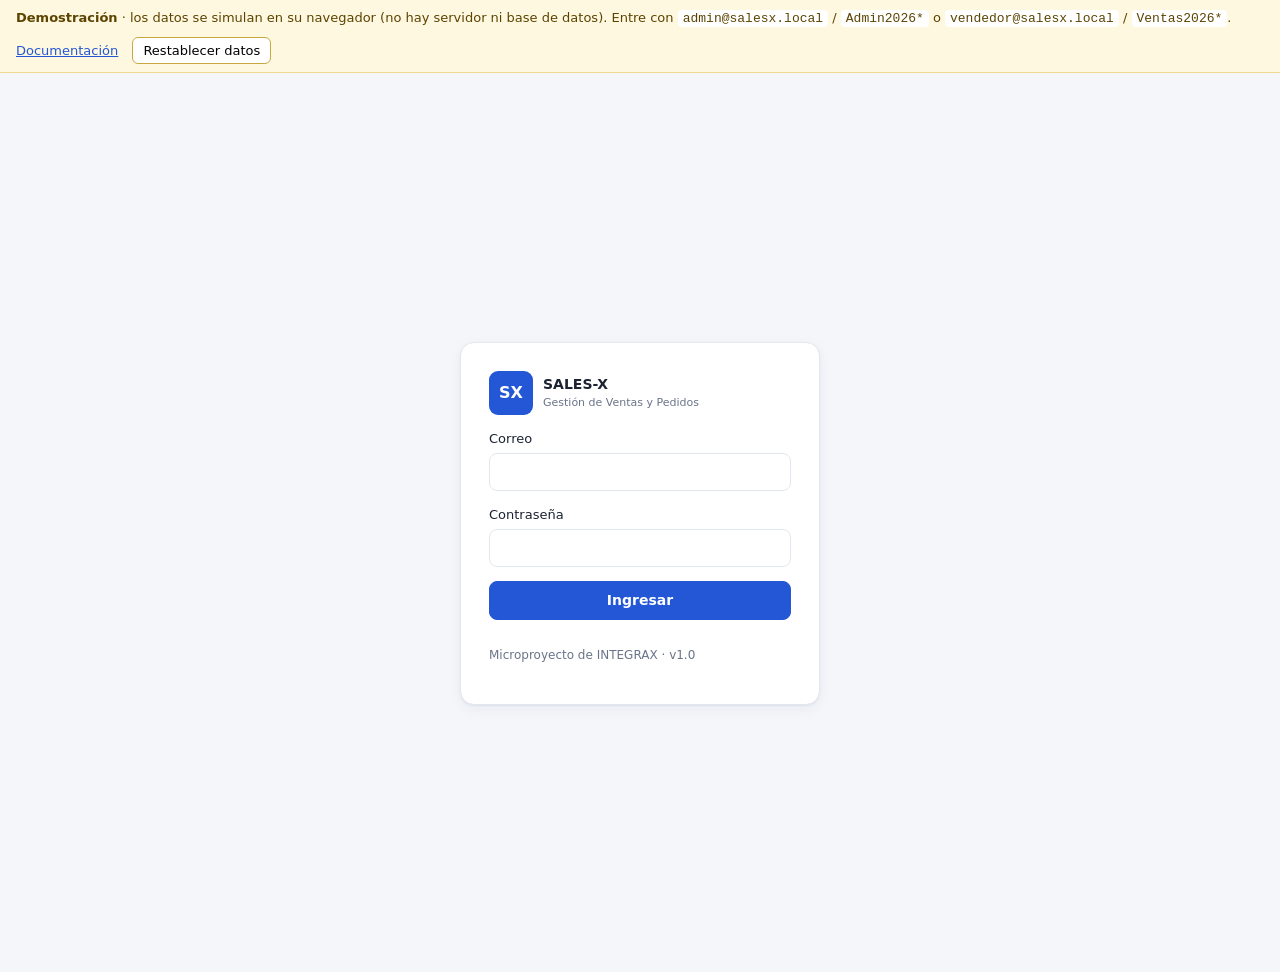
<file: docs/index.html>
<!doctype html>
<html lang="es">
<head>
  <meta charset="utf-8">
  <meta name="viewport" content="width=device-width, initial-scale=1">
  <title>SALES-X · Gestión de Ventas y Pedidos</title>
  <link rel="icon" href="data:image/svg+xml,%3Csvg xmlns='http://www.w3.org/2000/svg' viewBox='0 0 32 32'%3E%3Crect width='32' height='32' rx='7' fill='%232457d6'/%3E%3Cpath d='M9 21l5-6 4 4 6-8' stroke='white' stroke-width='3' fill='none' stroke-linecap='round' stroke-linejoin='round'/%3E%3C/svg%3E">
  <link rel="stylesheet" href="styles.css">
</head>
<body>
  <div id="login" class="login hidden">
    <form id="login-form" class="login-card" autocomplete="on">
      <div class="brand brand-lg"><span class="logo">SX</span><div><strong>SALES-X</strong><small>Gestión de Ventas y Pedidos</small></div></div>
      <label>Correo<input id="l-correo" type="email" required autocomplete="username" autofocus></label>
      <label>Contraseña<input id="l-pass" type="password" required autocomplete="current-password"></label>
      <p id="l-error" class="error hidden" role="alert"></p>
      <button class="btn primary" type="submit">Ingresar</button>
      <p class="muted small">Microproyecto de INTEGRAX · v1.0</p>
    </form>
  </div>

  <div id="shell" class="shell hidden">
    <aside class="side">
      <div class="brand"><span class="logo">SX</span><div><strong>SALES-X</strong><small>Ventas y pedidos</small></div></div>
      <nav id="nav">
        <a href="#/dashboard" data-r="dashboard">Panel</a>
        <a href="#/pedidos" data-r="pedidos">Pedidos</a>
        <a href="#/nuevo" data-r="nuevo">Nuevo pedido</a>
        <a href="#/reportes" data-r="reportes">Reportes</a>
        <a href="#/usuarios" data-r="usuarios" class="admin-only hidden">Usuarios</a>
      </nav>
      <div class="side-foot">
        <div id="who" class="small"></div>
        <button id="chpw" class="btn ghost small">Cambiar contraseña</button>
        <button id="logout" class="btn ghost small">Cerrar sesión</button>
        <a class="small muted" id="lnk-docs" href="documentos.html">Documentación</a>
      </div>
    </aside>
    <main id="view" class="main" tabindex="-1"></main>
  </div>

  <dialog id="dlg"><form method="dialog" id="dlg-form"><h3 id="dlg-title"></h3><div id="dlg-body"></div>
    <div class="dlg-actions"><button class="btn ghost" value="cancel" id="dlg-cancel">Cancelar</button><button class="btn primary" value="ok" id="dlg-ok">Aceptar</button></div></form></dialog>
  <div id="toast" class="toast hidden" role="status"></div>
  <script src="demo-api.js"></script>
  <script src="app.js"></script>
</body>
</html>
</file>
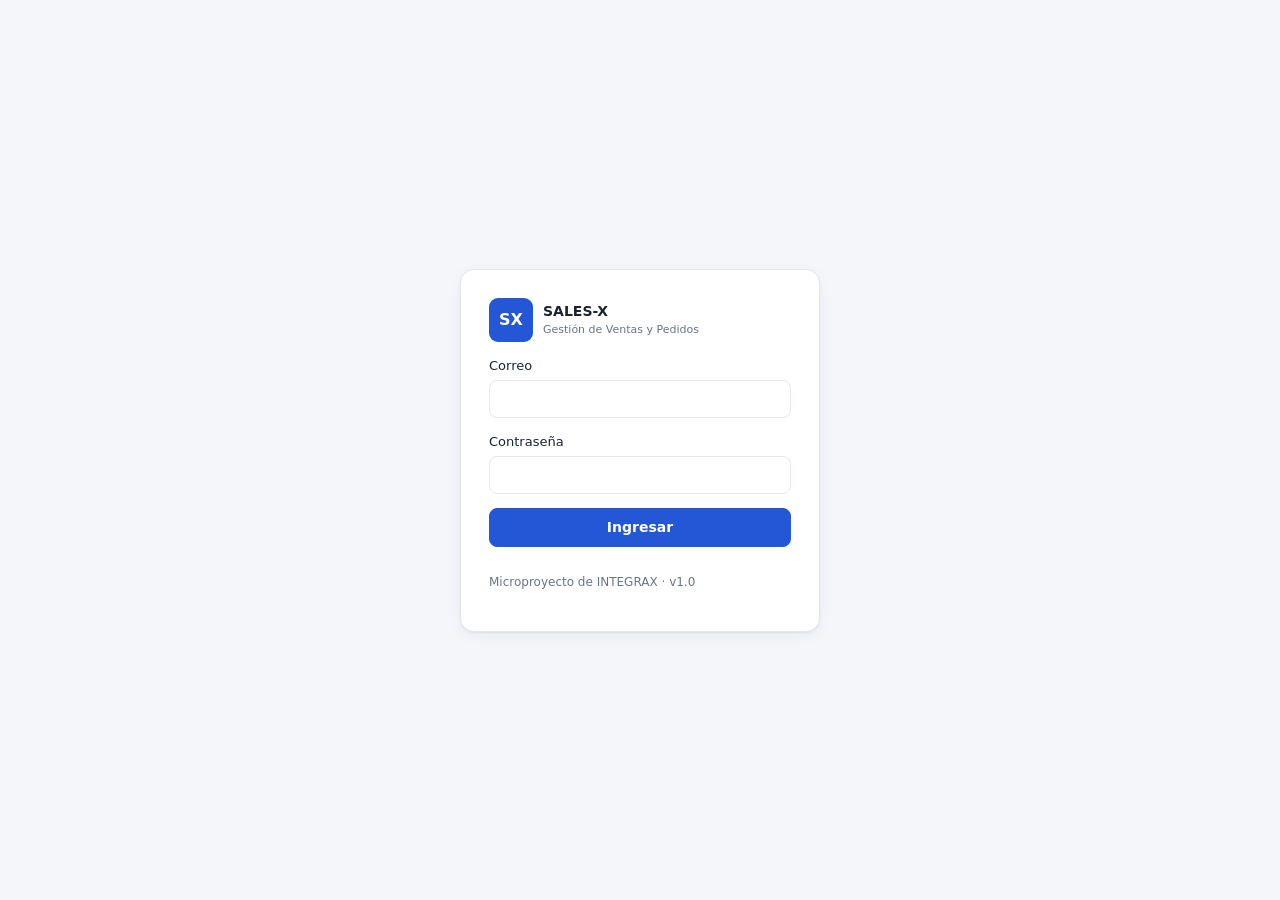
<file: app/static/index.html>
<!doctype html>
<html lang="es">
<head>
  <meta charset="utf-8">
  <meta name="viewport" content="width=device-width, initial-scale=1">
  <title>SALES-X · Gestión de Ventas y Pedidos</title>
  <link rel="icon" href="data:image/svg+xml,%3Csvg xmlns='http://www.w3.org/2000/svg' viewBox='0 0 32 32'%3E%3Crect width='32' height='32' rx='7' fill='%232457d6'/%3E%3Cpath d='M9 21l5-6 4 4 6-8' stroke='white' stroke-width='3' fill='none' stroke-linecap='round' stroke-linejoin='round'/%3E%3C/svg%3E">
  <link rel="stylesheet" href="styles.css">
</head>
<body>
  <div id="login" class="login hidden">
    <form id="login-form" class="login-card" autocomplete="on">
      <div class="brand brand-lg"><span class="logo">SX</span><div><strong>SALES-X</strong><small>Gestión de Ventas y Pedidos</small></div></div>
      <label>Correo<input id="l-correo" type="email" required autocomplete="username" autofocus></label>
      <label>Contraseña<input id="l-pass" type="password" required autocomplete="current-password"></label>
      <p id="l-error" class="error hidden" role="alert"></p>
      <button class="btn primary" type="submit">Ingresar</button>
      <p class="muted small">Microproyecto de INTEGRAX · v1.0</p>
    </form>
  </div>

  <div id="shell" class="shell hidden">
    <aside class="side">
      <div class="brand"><span class="logo">SX</span><div><strong>SALES-X</strong><small>Ventas y pedidos</small></div></div>
      <nav id="nav">
        <a href="#/dashboard" data-r="dashboard">Panel</a>
        <a href="#/pedidos" data-r="pedidos">Pedidos</a>
        <a href="#/nuevo" data-r="nuevo">Nuevo pedido</a>
        <a href="#/reportes" data-r="reportes">Reportes</a>
        <a href="#/usuarios" data-r="usuarios" class="admin-only hidden">Usuarios</a>
      </nav>
      <div class="side-foot">
        <div id="who" class="small"></div>
        <button id="chpw" class="btn ghost small">Cambiar contraseña</button>
        <button id="logout" class="btn ghost small">Cerrar sesión</button>
        <a class="small muted" id="lnk-docs" href="/docs" target="_blank" rel="noopener">API (Swagger)</a>
      </div>
    </aside>
    <main id="view" class="main" tabindex="-1"></main>
  </div>

  <dialog id="dlg"><form method="dialog" id="dlg-form"><h3 id="dlg-title"></h3><div id="dlg-body"></div>
    <div class="dlg-actions"><button class="btn ghost" value="cancel" id="dlg-cancel">Cancelar</button><button class="btn primary" value="ok" id="dlg-ok">Aceptar</button></div></form></dialog>
  <div id="toast" class="toast hidden" role="status"></div>
  <script src="app.js"></script>
</body>
</html>
</file>
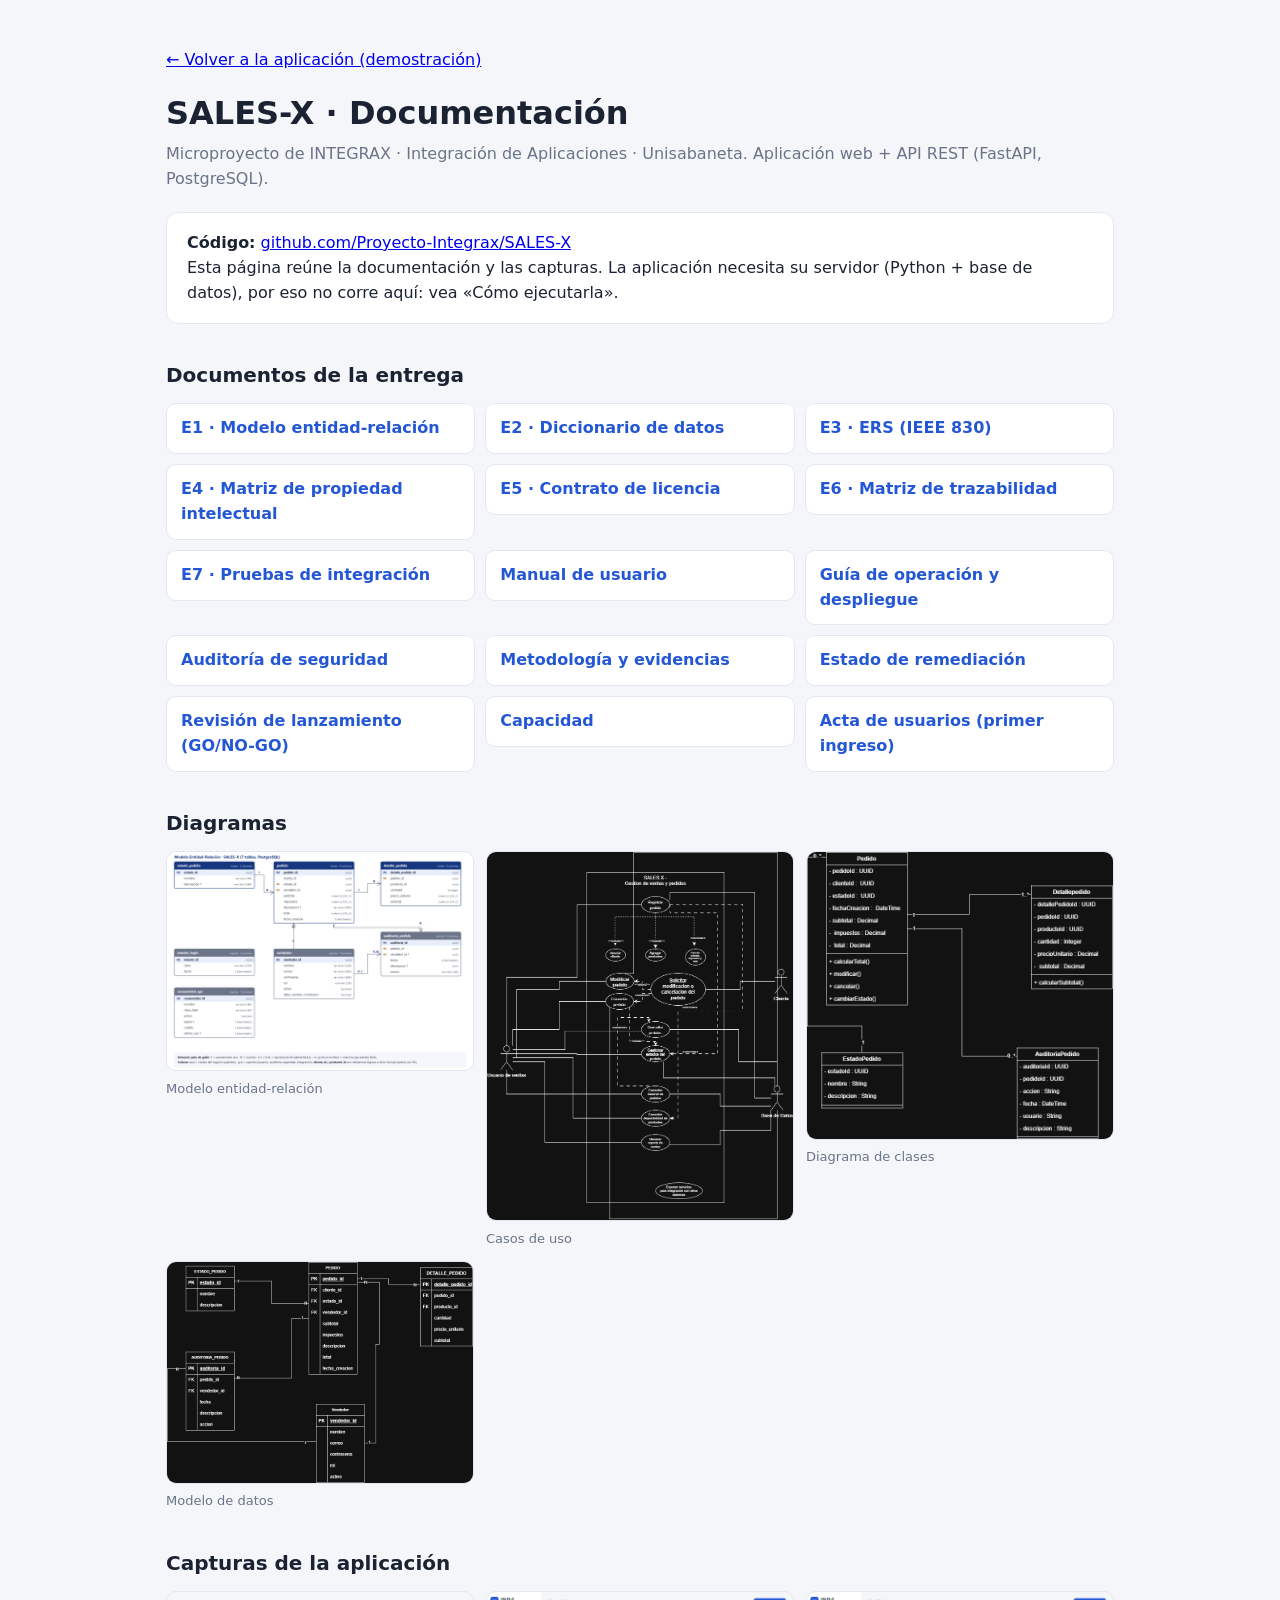
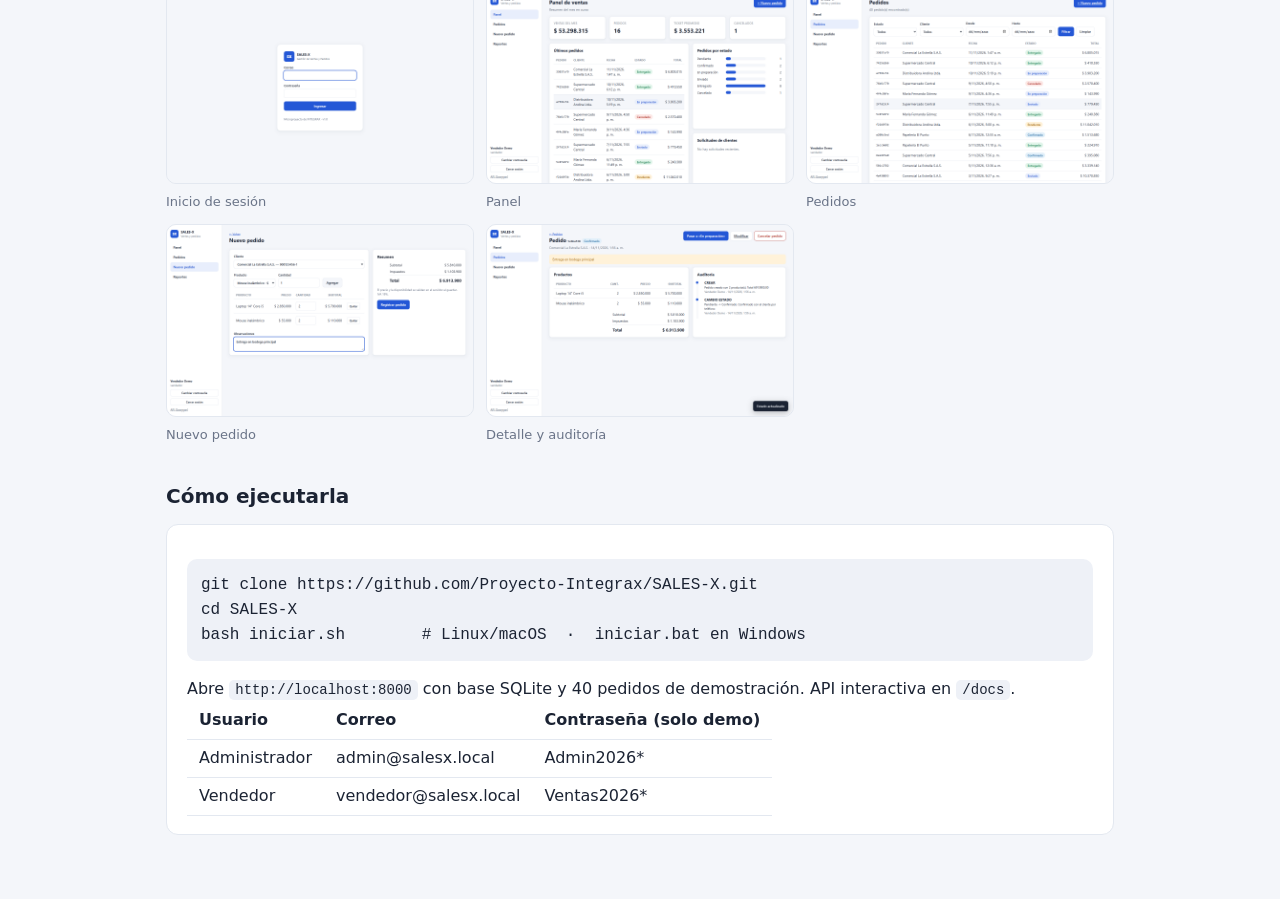
<file: docs/documentos.html>
<!doctype html>
<html lang="es">
<head>
<meta charset="utf-8">
<meta name="viewport" content="width=device-width, initial-scale=1">
<title>SALES-X · Entrega</title>
<style>
:root{color-scheme:light;--bg:#f4f6fa;--panel:#fff;--ink:#1b2333;--muted:#6a7488;--line:#e3e8f0;--brand:#2457d6}
*{box-sizing:border-box}body{margin:0;background:var(--bg);color:var(--ink);font:16px/1.55 system-ui,Segoe UI,sans-serif}
main{max-width:980px;margin:0 auto;padding:32px 16px 64px}h1{margin:0 0 4px}h2{margin:36px 0 12px;font-size:20px}
p.sub{color:var(--muted);margin:0 0 20px}.card{background:var(--panel);border:1px solid var(--line);border-radius:12px;padding:18px 20px}
ul.docs{list-style:none;padding:0;margin:0;display:grid;grid-template-columns:repeat(auto-fill,minmax(280px,1fr));gap:10px}
ul.docs a{display:block;background:var(--panel);border:1px solid var(--line);border-radius:10px;padding:12px 14px;color:var(--brand);text-decoration:none;font-weight:600}
ul.docs a:hover{border-color:var(--brand)}.shots{display:grid;grid-template-columns:repeat(auto-fill,minmax(280px,1fr));gap:12px}
.shots img{width:100%;border:1px solid var(--line);border-radius:10px;background:#fff}.shots figcaption{font-size:13px;color:var(--muted)}figure{margin:0}
code{background:#eef1f7;padding:2px 6px;border-radius:5px;font-size:14px}pre{background:#eef1f7;padding:14px;border-radius:10px;overflow:auto}
table{border-collapse:collapse}td,th{padding:6px 12px;border-bottom:1px solid var(--line);text-align:left}
</style>
</head>
<body>
<main>
<p><a href="./">← Volver a la aplicación (demostración)</a></p>
<h1>SALES-X · Documentación</h1>
<p class="sub">Microproyecto de INTEGRAX · Integración de Aplicaciones · Unisabaneta. Aplicación web + API REST (FastAPI, PostgreSQL).</p>

<div class="card">
<strong>Código:</strong> <a href="https://github.com/Proyecto-Integrax/SALES-X">github.com/Proyecto-Integrax/SALES-X</a><br>
Esta página reúne la documentación y las capturas. La aplicación necesita su servidor (Python + base de datos), por eso no corre aquí: vea «Cómo ejecutarla».
</div>

<h2>Documentos de la entrega</h2>
<ul class="docs">
<li><a href="E1_Modelo_Entidad_Relacion.pdf">E1 · Modelo entidad-relación</a></li>
<li><a href="E2_Diccionario_de_Datos.pdf">E2 · Diccionario de datos</a></li>
<li><a href="E3_ERS_IEEE830.pdf">E3 · ERS (IEEE 830)</a></li>
<li><a href="E4_Matriz_Propiedad_Intelectual.pdf">E4 · Matriz de propiedad intelectual</a></li>
<li><a href="E5_Contrato_Licencia_Software.pdf">E5 · Contrato de licencia</a></li>
<li><a href="E6_Matriz_Trazabilidad.pdf">E6 · Matriz de trazabilidad</a></li>
<li><a href="E7_Pruebas_Integracion.pdf">E7 · Pruebas de integración</a></li>
<li><a href="Manual-de-Usuario.pdf">Manual de usuario</a></li>
<li><a href="Guia-de-Operacion-y-Despliegue.pdf">Guía de operación y despliegue</a></li>
<li><a href="01-Informe-Auditoria-Seguridad-SALES-X.pdf">Auditoría de seguridad</a></li>
<li><a href="03-Metodologia-y-Evidencias.pdf">Metodología y evidencias</a></li>
<li><a href="04-Estado-de-Remediacion.pdf">Estado de remediación</a></li>
<li><a href="05-Revision-Lanzamiento-GO-NO-GO.pdf">Revisión de lanzamiento (GO/NO-GO)</a></li>
<li><a href="capacidad.pdf">Capacidad</a></li>
<li><a href="Acta-Usuarios-Primer-Ingreso.pdf">Acta de usuarios (primer ingreso)</a></li>
</ul>

<h2>Diagramas</h2>
<div class="shots">
<figure><img src="diagramas/mer-salesx.png" alt="MER"><figcaption>Modelo entidad-relación</figcaption></figure>
<figure><img src="diagramas/casos-de-uso.png" alt="Casos de uso"><figcaption>Casos de uso</figcaption></figure>
<figure><img src="diagramas/diagrama-de-clases.png" alt="Clases"><figcaption>Diagrama de clases</figcaption></figure>
<figure><img src="diagramas/modelo-de-datos.png" alt="Modelo de datos"><figcaption>Modelo de datos</figcaption></figure>
</div>

<h2>Capturas de la aplicación</h2>
<div class="shots">
<figure><img src="capturas/01-inicio-de-sesion.png" alt="Inicio de sesión"><figcaption>Inicio de sesión</figcaption></figure>
<figure><img src="capturas/02-panel.png" alt="Panel"><figcaption>Panel</figcaption></figure>
<figure><img src="capturas/03-pedidos.png" alt="Pedidos"><figcaption>Pedidos</figcaption></figure>
<figure><img src="capturas/04-nuevo-pedido.png" alt="Nuevo pedido"><figcaption>Nuevo pedido</figcaption></figure>
<figure><img src="capturas/05-detalle-y-auditoria.png" alt="Detalle y auditoría"><figcaption>Detalle y auditoría</figcaption></figure>
</div>

<h2>Cómo ejecutarla</h2>
<div class="card">
<pre>git clone https://github.com/Proyecto-Integrax/SALES-X.git
cd SALES-X
bash iniciar.sh        # Linux/macOS  ·  iniciar.bat en Windows</pre>
Abre <code>http://localhost:8000</code> con base SQLite y 40 pedidos de demostración. API interactiva en <code>/docs</code>.
<table><tr><th>Usuario</th><th>Correo</th><th>Contraseña (solo demo)</th></tr>
<tr><td>Administrador</td><td>admin@salesx.local</td><td>Admin2026*</td></tr>
<tr><td>Vendedor</td><td>vendedor@salesx.local</td><td>Ventas2026*</td></tr></table>
</div>
</main>
</body>
</html>
</file>
<file: docs/styles.css>
:root{color-scheme:light;
  --bg:#f4f6fa;--panel:#fff;--ink:#1b2333;--muted:#6a7488;--line:#e3e8f0;
  --brand:#2457d6;--brand-ink:#fff;--brand-soft:#e8eefc;
  --ok:#157f4b;--ok-soft:#e1f5ea;--warn:#a86400;--warn-soft:#fff2d9;--bad:#b3261e;--bad-soft:#fde8e6;--info:#1c6aa8;--info-soft:#e2f0fa;
  --radius:10px;--shadow:0 1px 2px rgba(20,30,60,.06),0 4px 14px rgba(20,30,60,.05);
}
*{box-sizing:border-box}
html,body{margin:0;height:100%}
body{font:14px/1.5 system-ui,-apple-system,"Segoe UI",Roboto,sans-serif;background:var(--bg);color:var(--ink)}
.hidden{display:none!important}
h1{font-size:22px;margin:0 0 4px}h2{font-size:16px;margin:0 0 12px}h3{margin:0 0 12px}
.muted{color:var(--muted)}.small{font-size:12px}.right{text-align:right}.mono{font-family:ui-monospace,Consolas,monospace;font-size:12px}
td.mono,.mono{white-space:nowrap;word-break:keep-all;overflow-wrap:normal}
a{color:var(--brand)}

.brand{display:flex;gap:10px;align-items:center}
.brand small{display:block;color:var(--muted);font-size:11px}
.logo{display:grid;place-items:center;width:34px;height:34px;border-radius:9px;background:var(--brand);color:var(--brand-ink);font-weight:800;font-size:13px}
.brand-lg .logo{width:44px;height:44px;font-size:16px}

.login{min-height:100%;display:grid;place-items:center;padding:16px}
.login-card{width:100%;max-width:360px;background:var(--panel);border:1px solid var(--line);border-radius:14px;padding:28px;box-shadow:var(--shadow);display:grid;gap:14px}

.shell{display:grid;grid-template-columns:230px 1fr;min-height:100vh}
.side{background:var(--panel);border-right:1px solid var(--line);padding:18px 14px;display:flex;flex-direction:column;gap:18px;position:sticky;top:0;height:100vh}
#nav{display:grid;gap:2px}
#nav a{padding:9px 12px;border-radius:8px;text-decoration:none;color:var(--ink);font-weight:500}
#nav a:hover{background:var(--bg)}#nav a.active{background:var(--brand-soft);color:var(--brand)}
.side-foot{margin-top:auto;display:grid;gap:8px}
.main{padding:26px 30px;max-width:1280px;width:100%;outline:none}
.head{display:flex;justify-content:space-between;align-items:flex-start;gap:12px;flex-wrap:wrap;margin-bottom:18px}
.head p{margin:0}

.card{background:var(--panel);border:1px solid var(--line);border-radius:var(--radius);padding:18px;box-shadow:var(--shadow)}
.grid{display:grid;gap:16px}.g4{grid-template-columns:repeat(4,1fr)}.g2{grid-template-columns:1fr 1fr}.g3-2{grid-template-columns:3fr 2fr}
.kpi .label{color:var(--muted);font-size:12px;text-transform:uppercase;letter-spacing:.04em}
.kpi .value{font-size:24px;font-weight:700;margin-top:4px}
.mt{margin-top:16px}

label{display:grid;gap:5px;font-weight:500;font-size:13px}
input,select,textarea{font:inherit;color:var(--ink);background:var(--panel);border:1px solid var(--line);border-radius:8px;padding:8px 10px;width:100%}
input:focus,select:focus,textarea:focus,.btn:focus-visible,a:focus-visible{outline:2px solid var(--brand);outline-offset:1px}
.filters{display:grid;grid-template-columns:repeat(auto-fit,minmax(150px,1fr));gap:12px;align-items:end;margin-bottom:14px}
.btn{font:inherit;font-weight:600;border-radius:8px;padding:8px 14px;border:1px solid var(--line);background:var(--panel);color:var(--ink);cursor:pointer}
.btn:hover{background:var(--bg)}
.btn.primary{background:var(--brand);border-color:var(--brand);color:var(--brand-ink)}.btn.primary:hover{filter:brightness(1.08)}
.btn.danger{color:var(--bad);border-color:var(--bad)}.btn.ghost{background:transparent}
.btn.small{padding:5px 10px;font-size:12px}.btn:disabled{opacity:.5;cursor:not-allowed}
.actions{display:flex;gap:8px;flex-wrap:wrap}

table{width:100%;border-collapse:collapse}
th{font-size:11px;text-transform:uppercase;letter-spacing:.04em;color:var(--muted);text-align:left;padding:8px 10px;border-bottom:1px solid var(--line)}
td{padding:10px;border-bottom:1px solid var(--line);vertical-align:middle}
tbody tr:last-child td{border-bottom:0}
tr.click{cursor:pointer}tr.click:hover{background:var(--bg)}
.scroll{overflow-x:auto}
.empty{padding:28px;text-align:center;color:var(--muted)}

.badge{display:inline-block;padding:2px 9px;border-radius:99px;font-size:12px;font-weight:600;background:var(--bg);color:var(--muted);white-space:nowrap}
.b-Pendiente{background:var(--warn-soft);color:var(--warn)}.b-Confirmado{background:var(--info-soft);color:var(--info)}
.b-En-preparación{background:var(--brand-soft);color:var(--brand)}.b-Enviado{background:var(--brand-soft);color:var(--brand)}
.b-Entregado{background:var(--ok-soft);color:var(--ok)}.b-Cancelado{background:var(--bad-soft);color:var(--bad)}

.bars{display:grid;gap:9px}
.bar-row{display:grid;grid-template-columns:110px 1fr 56px;gap:10px;align-items:center;font-size:13px}
.bar-track{background:var(--bg);border-radius:6px;height:12px;overflow:hidden}
.bar-fill{height:100%;background:var(--brand);border-radius:6px;width:0}

.timeline{list-style:none;margin:0;padding:0 0 0 14px;border-left:2px solid var(--line)}
.timeline li{position:relative;padding:0 0 14px 14px}
.timeline li::before{content:"";position:absolute;left:-21px;top:5px;width:10px;height:10px;border-radius:50%;background:var(--brand)}
.timeline li.req::before{background:var(--warn)}

.totals{margin-left:auto;max-width:300px;display:grid;gap:6px}
.totals div{display:flex;justify-content:space-between}.totals .grand{font-size:17px;font-weight:700;border-top:1px solid var(--line);padding-top:8px}
.pager{display:flex;justify-content:space-between;align-items:center;margin-top:12px}
.qty{width:84px}
.error{color:var(--bad);margin:0}
.alert{padding:10px 14px;border-radius:8px;background:var(--warn-soft);color:var(--warn);margin-bottom:12px}

dialog{border:1px solid var(--line);border-radius:12px;padding:22px;background:var(--panel);color:var(--ink);width:min(440px,92vw)}
dialog::backdrop{background:rgba(10,15,25,.5)}
.dlg-actions{display:flex;justify-content:flex-end;gap:8px;margin-top:16px}
.toast{position:fixed;right:20px;bottom:20px;background:var(--ink);color:var(--bg);padding:11px 16px;border-radius:9px;box-shadow:0 6px 24px rgba(0,0,0,.25);z-index:50;max-width:360px}
.toast.err{background:var(--bad);color:#fff}

/* Los hijos de una rejilla no se encogen por debajo de su contenido salvo que se indique min-width:0:
   sin esto, en pantallas estrechas una tabla ancha empujaba toda la página fuera de la ventana. */
.grid>*,.main,.card{min-width:0}
@media (max-width:900px){
  .shell{grid-template-columns:minmax(0,1fr)}
  .side{position:static;height:auto;flex-direction:row;flex-wrap:wrap;align-items:center;gap:10px;padding:10px 14px}
  #nav{display:flex;flex-wrap:wrap;gap:2px}
  .side-foot{margin:0 0 0 auto;display:flex;flex-wrap:wrap;align-items:center;gap:6px}
  .main{padding:16px}.g4{grid-template-columns:repeat(2,minmax(0,1fr))}.g2,.g3-2{grid-template-columns:minmax(0,1fr)}
  .head{flex-direction:column;align-items:stretch}
}
@media (max-width:480px){
  .g4{grid-template-columns:minmax(0,1fr)}
  .kpi .value{font-size:20px}
  .login-card{padding:20px}
  .filters{grid-template-columns:minmax(0,1fr)}
}
@media print{.side,.actions,.filters,.toast{display:none!important}.shell{display:block}.card{box-shadow:none}}
</file>
<file: app/static/styles.css>
:root{color-scheme:light;
  --bg:#f4f6fa;--panel:#fff;--ink:#1b2333;--muted:#6a7488;--line:#e3e8f0;
  --brand:#2457d6;--brand-ink:#fff;--brand-soft:#e8eefc;
  --ok:#157f4b;--ok-soft:#e1f5ea;--warn:#a86400;--warn-soft:#fff2d9;--bad:#b3261e;--bad-soft:#fde8e6;--info:#1c6aa8;--info-soft:#e2f0fa;
  --radius:10px;--shadow:0 1px 2px rgba(20,30,60,.06),0 4px 14px rgba(20,30,60,.05);
}
*{box-sizing:border-box}
html,body{margin:0;height:100%}
body{font:14px/1.5 system-ui,-apple-system,"Segoe UI",Roboto,sans-serif;background:var(--bg);color:var(--ink)}
.hidden{display:none!important}
h1{font-size:22px;margin:0 0 4px}h2{font-size:16px;margin:0 0 12px}h3{margin:0 0 12px}
.muted{color:var(--muted)}.small{font-size:12px}.right{text-align:right}.mono{font-family:ui-monospace,Consolas,monospace;font-size:12px}
td.mono,.mono{white-space:nowrap;word-break:keep-all;overflow-wrap:normal}
a{color:var(--brand)}

.brand{display:flex;gap:10px;align-items:center}
.brand small{display:block;color:var(--muted);font-size:11px}
.logo{display:grid;place-items:center;width:34px;height:34px;border-radius:9px;background:var(--brand);color:var(--brand-ink);font-weight:800;font-size:13px}
.brand-lg .logo{width:44px;height:44px;font-size:16px}

.login{min-height:100%;display:grid;place-items:center;padding:16px}
.login-card{width:100%;max-width:360px;background:var(--panel);border:1px solid var(--line);border-radius:14px;padding:28px;box-shadow:var(--shadow);display:grid;gap:14px}

.shell{display:grid;grid-template-columns:230px 1fr;min-height:100vh}
.side{background:var(--panel);border-right:1px solid var(--line);padding:18px 14px;display:flex;flex-direction:column;gap:18px;position:sticky;top:0;height:100vh}
#nav{display:grid;gap:2px}
#nav a{padding:9px 12px;border-radius:8px;text-decoration:none;color:var(--ink);font-weight:500}
#nav a:hover{background:var(--bg)}#nav a.active{background:var(--brand-soft);color:var(--brand)}
.side-foot{margin-top:auto;display:grid;gap:8px}
.main{padding:26px 30px;max-width:1280px;width:100%;outline:none}
.head{display:flex;justify-content:space-between;align-items:flex-start;gap:12px;flex-wrap:wrap;margin-bottom:18px}
.head p{margin:0}

.card{background:var(--panel);border:1px solid var(--line);border-radius:var(--radius);padding:18px;box-shadow:var(--shadow)}
.grid{display:grid;gap:16px}.g4{grid-template-columns:repeat(4,1fr)}.g2{grid-template-columns:1fr 1fr}.g3-2{grid-template-columns:3fr 2fr}
.kpi .label{color:var(--muted);font-size:12px;text-transform:uppercase;letter-spacing:.04em}
.kpi .value{font-size:24px;font-weight:700;margin-top:4px}
.mt{margin-top:16px}

label{display:grid;gap:5px;font-weight:500;font-size:13px}
input,select,textarea{font:inherit;color:var(--ink);background:var(--panel);border:1px solid var(--line);border-radius:8px;padding:8px 10px;width:100%}
input:focus,select:focus,textarea:focus,.btn:focus-visible,a:focus-visible{outline:2px solid var(--brand);outline-offset:1px}
.filters{display:grid;grid-template-columns:repeat(auto-fit,minmax(150px,1fr));gap:12px;align-items:end;margin-bottom:14px}
.btn{font:inherit;font-weight:600;border-radius:8px;padding:8px 14px;border:1px solid var(--line);background:var(--panel);color:var(--ink);cursor:pointer}
.btn:hover{background:var(--bg)}
.btn.primary{background:var(--brand);border-color:var(--brand);color:var(--brand-ink)}.btn.primary:hover{filter:brightness(1.08)}
.btn.danger{color:var(--bad);border-color:var(--bad)}.btn.ghost{background:transparent}
.btn.small{padding:5px 10px;font-size:12px}.btn:disabled{opacity:.5;cursor:not-allowed}
.actions{display:flex;gap:8px;flex-wrap:wrap}

table{width:100%;border-collapse:collapse}
th{font-size:11px;text-transform:uppercase;letter-spacing:.04em;color:var(--muted);text-align:left;padding:8px 10px;border-bottom:1px solid var(--line)}
td{padding:10px;border-bottom:1px solid var(--line);vertical-align:middle}
tbody tr:last-child td{border-bottom:0}
tr.click{cursor:pointer}tr.click:hover{background:var(--bg)}
.scroll{overflow-x:auto}
.empty{padding:28px;text-align:center;color:var(--muted)}

.badge{display:inline-block;padding:2px 9px;border-radius:99px;font-size:12px;font-weight:600;background:var(--bg);color:var(--muted);white-space:nowrap}
.b-Pendiente{background:var(--warn-soft);color:var(--warn)}.b-Confirmado{background:var(--info-soft);color:var(--info)}
.b-En-preparación{background:var(--brand-soft);color:var(--brand)}.b-Enviado{background:var(--brand-soft);color:var(--brand)}
.b-Entregado{background:var(--ok-soft);color:var(--ok)}.b-Cancelado{background:var(--bad-soft);color:var(--bad)}

.bars{display:grid;gap:9px}
.bar-row{display:grid;grid-template-columns:110px 1fr 56px;gap:10px;align-items:center;font-size:13px}
.bar-track{background:var(--bg);border-radius:6px;height:12px;overflow:hidden}
.bar-fill{height:100%;background:var(--brand);border-radius:6px;width:0}

.timeline{list-style:none;margin:0;padding:0 0 0 14px;border-left:2px solid var(--line)}
.timeline li{position:relative;padding:0 0 14px 14px}
.timeline li::before{content:"";position:absolute;left:-21px;top:5px;width:10px;height:10px;border-radius:50%;background:var(--brand)}
.timeline li.req::before{background:var(--warn)}

.totals{margin-left:auto;max-width:300px;display:grid;gap:6px}
.totals div{display:flex;justify-content:space-between}.totals .grand{font-size:17px;font-weight:700;border-top:1px solid var(--line);padding-top:8px}
.pager{display:flex;justify-content:space-between;align-items:center;margin-top:12px}
.qty{width:84px}
.error{color:var(--bad);margin:0}
.alert{padding:10px 14px;border-radius:8px;background:var(--warn-soft);color:var(--warn);margin-bottom:12px}

dialog{border:1px solid var(--line);border-radius:12px;padding:22px;background:var(--panel);color:var(--ink);width:min(440px,92vw)}
dialog::backdrop{background:rgba(10,15,25,.5)}
.dlg-actions{display:flex;justify-content:flex-end;gap:8px;margin-top:16px}
.toast{position:fixed;right:20px;bottom:20px;background:var(--ink);color:var(--bg);padding:11px 16px;border-radius:9px;box-shadow:0 6px 24px rgba(0,0,0,.25);z-index:50;max-width:360px}
.toast.err{background:var(--bad);color:#fff}

/* Los hijos de una rejilla no se encogen por debajo de su contenido salvo que se indique min-width:0:
   sin esto, en pantallas estrechas una tabla ancha empujaba toda la página fuera de la ventana. */
.grid>*,.main,.card{min-width:0}
@media (max-width:900px){
  .shell{grid-template-columns:minmax(0,1fr)}
  .side{position:static;height:auto;flex-direction:row;flex-wrap:wrap;align-items:center;gap:10px;padding:10px 14px}
  #nav{display:flex;flex-wrap:wrap;gap:2px}
  .side-foot{margin:0 0 0 auto;display:flex;flex-wrap:wrap;align-items:center;gap:6px}
  .main{padding:16px}.g4{grid-template-columns:repeat(2,minmax(0,1fr))}.g2,.g3-2{grid-template-columns:minmax(0,1fr)}
  .head{flex-direction:column;align-items:stretch}
}
@media (max-width:480px){
  .g4{grid-template-columns:minmax(0,1fr)}
  .kpi .value{font-size:20px}
  .login-card{padding:20px}
  .filters{grid-template-columns:minmax(0,1fr)}
}
@media print{.side,.actions,.filters,.toast{display:none!important}.shell{display:block}.card{box-shadow:none}}
</file>
